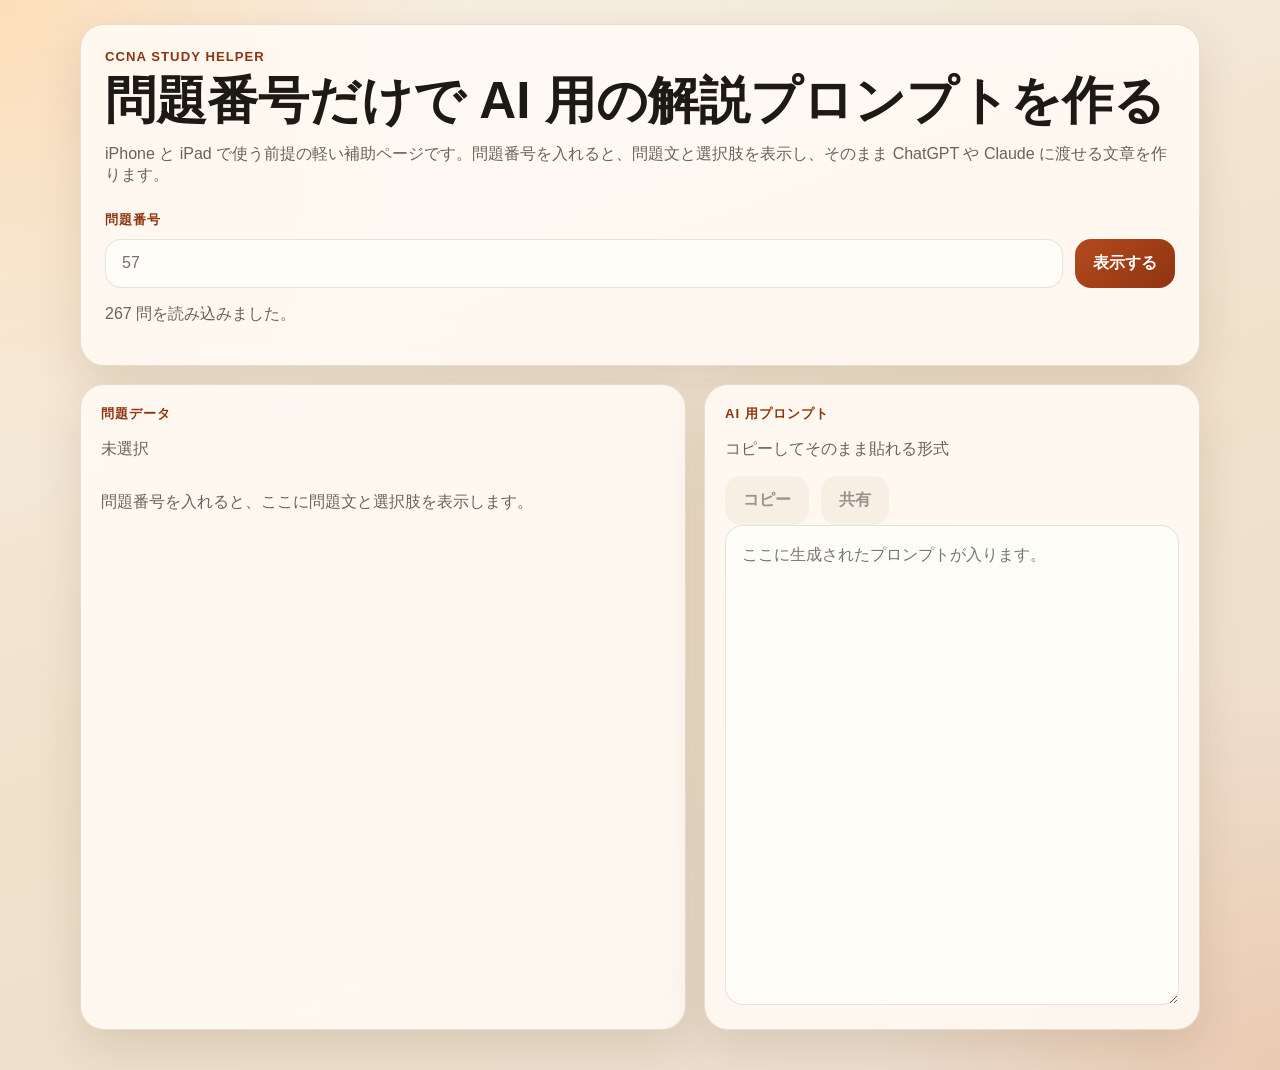
<file: study-helper.html>
<!DOCTYPE html>
<html lang="ja">
<head>
  <meta charset="UTF-8">
  <meta name="viewport" content="width=device-width, initial-scale=1.0, viewport-fit=cover">
  <title>CCNA Study Helper</title>
  <link rel="stylesheet" href="study-helper.css">
</head>
<body>
  <main class="app-shell">
    <section class="hero-card">
      <p class="eyebrow">CCNA Study Helper</p>
      <h1>問題番号だけで AI 用の解説プロンプトを作る</h1>
      <p class="lede">iPhone と iPad で使う前提の軽い補助ページです。問題番号を入れると、問題文と選択肢を表示し、そのまま ChatGPT や Claude に渡せる文章を作ります。</p>
      <form class="lookup-form" id="lookupForm">
        <label for="questionId" class="field-label">問題番号</label>
        <div class="lookup-row">
          <input id="questionId" name="questionId" type="number" min="1" inputmode="numeric" placeholder="57">
          <button type="submit" class="primary-button">表示する</button>
        </div>
      </form>
      <p class="status-text" id="statusText">`data/questions.json` を読み込み中です。</p>
    </section>

    <section class="panel-grid">
      <article class="panel">
        <div class="panel-header">
          <p class="panel-title">問題データ</p>
          <p class="panel-subtitle" id="questionMeta">未選択</p>
        </div>
        <div class="question-card" id="questionCard">
          <p class="placeholder">問題番号を入れると、ここに問題文と選択肢を表示します。</p>
        </div>
      </article>

      <article class="panel">
        <div class="panel-header">
          <p class="panel-title">AI 用プロンプト</p>
          <p class="panel-subtitle">コピーしてそのまま貼れる形式</p>
        </div>
        <div class="action-row">
          <button type="button" class="secondary-button" id="copyPromptButton" disabled>コピー</button>
          <button type="button" class="secondary-button" id="sharePromptButton" disabled>共有</button>
        </div>
        <textarea id="promptOutput" class="prompt-output" readonly placeholder="ここに生成されたプロンプトが入ります。"></textarea>
      </article>
    </section>
  </main>

  <script src="study-helper.js"></script>
</body>
</html>
</file>
<file: study-helper.css>
:root {
  color-scheme: light;
  --bg: #f4efe5;
  --surface: rgba(255, 251, 245, 0.88);
  --surface-strong: #fffdf8;
  --ink: #1d1a16;
  --muted: #6d6256;
  --line: rgba(50, 36, 22, 0.12);
  --accent: #b34a1e;
  --accent-strong: #8f3410;
  --shadow: 0 18px 45px rgba(69, 40, 12, 0.12);
  --radius: 24px;
}

* {
  box-sizing: border-box;
}

body {
  margin: 0;
  min-height: 100vh;
  font-family: "Hiragino Sans", "Yu Gothic UI", sans-serif;
  color: var(--ink);
  background:
    radial-gradient(circle at top left, rgba(255, 212, 160, 0.65), transparent 28%),
    radial-gradient(circle at bottom right, rgba(227, 111, 41, 0.18), transparent 24%),
    linear-gradient(160deg, #f7f1e7 0%, #f0e1ca 52%, #ecded0 100%);
}

.app-shell {
  width: min(1120px, calc(100% - 32px));
  margin: 0 auto;
  padding: 24px 0 40px;
}

.hero-card,
.panel {
  backdrop-filter: blur(18px);
  background: var(--surface);
  border: 1px solid var(--line);
  border-radius: var(--radius);
  box-shadow: var(--shadow);
}

.hero-card {
  padding: 24px;
}

.eyebrow,
.panel-title,
.field-label {
  margin: 0;
  font-size: 0.82rem;
  font-weight: 700;
  letter-spacing: 0.08em;
  text-transform: uppercase;
  color: var(--accent-strong);
}

h1 {
  margin: 10px 0 12px;
  font-size: clamp(2rem, 4vw, 3.6rem);
  line-height: 1.05;
}

.lede,
.status-text,
.panel-subtitle,
.question-meta,
.placeholder,
.image-note,
.explanation {
  color: var(--muted);
}

.lookup-form {
  margin-top: 24px;
}

.lookup-row,
.action-row {
  display: flex;
  gap: 12px;
  margin-top: 10px;
}

input,
textarea,
button {
  font: inherit;
}

input {
  flex: 1;
  min-width: 0;
  border: 1px solid var(--line);
  border-radius: 16px;
  background: var(--surface-strong);
  color: var(--ink);
  padding: 14px 16px;
}

button {
  border: 0;
  border-radius: 16px;
  padding: 14px 18px;
  font-weight: 700;
  cursor: pointer;
}

button:disabled {
  cursor: not-allowed;
  opacity: 0.45;
}

.primary-button {
  color: #fff;
  background: linear-gradient(135deg, var(--accent), var(--accent-strong));
}

.secondary-button {
  background: #efe3d5;
  color: var(--ink);
}

.panel-grid {
  display: grid;
  grid-template-columns: 1.1fr 0.9fr;
  gap: 18px;
  margin-top: 18px;
}

.panel {
  padding: 20px;
}

.panel-header {
  margin-bottom: 16px;
}

.question-card {
  display: grid;
  gap: 16px;
}

.question-text {
  margin: 0;
  font-size: 1.12rem;
  line-height: 1.7;
}

.choice-list {
  display: grid;
  gap: 10px;
  padding: 0;
  margin: 0;
  list-style: none;
}

.choice-item,
.meta-card {
  border: 1px solid var(--line);
  border-radius: 18px;
  background: rgba(255, 255, 255, 0.48);
  padding: 14px 16px;
}

.choice-index {
  display: inline-block;
  min-width: 1.5em;
  margin-right: 8px;
  color: var(--accent-strong);
  font-weight: 700;
}

.meta-grid {
  display: grid;
  grid-template-columns: repeat(2, minmax(0, 1fr));
  gap: 12px;
}

.meta-label {
  display: block;
  font-size: 0.8rem;
  font-weight: 700;
  text-transform: uppercase;
  letter-spacing: 0.06em;
  color: var(--accent-strong);
}

.meta-value {
  display: block;
  margin-top: 6px;
  line-height: 1.5;
}

.prompt-output {
  width: 100%;
  min-height: 480px;
  border: 1px solid var(--line);
  border-radius: 18px;
  background: var(--surface-strong);
  color: var(--ink);
  padding: 16px;
  resize: vertical;
  line-height: 1.6;
}

@media (max-width: 860px) {
  .panel-grid {
    grid-template-columns: 1fr;
  }
}

@media (max-width: 640px) {
  .app-shell {
    width: min(100% - 20px, 1120px);
    padding: 14px 0 28px;
  }

  .hero-card,
  .panel {
    padding: 18px;
    border-radius: 20px;
  }

  .lookup-row,
  .action-row,
  .meta-grid {
    grid-template-columns: 1fr;
    display: grid;
  }

  .prompt-output {
    min-height: 320px;
  }
}
</file>
